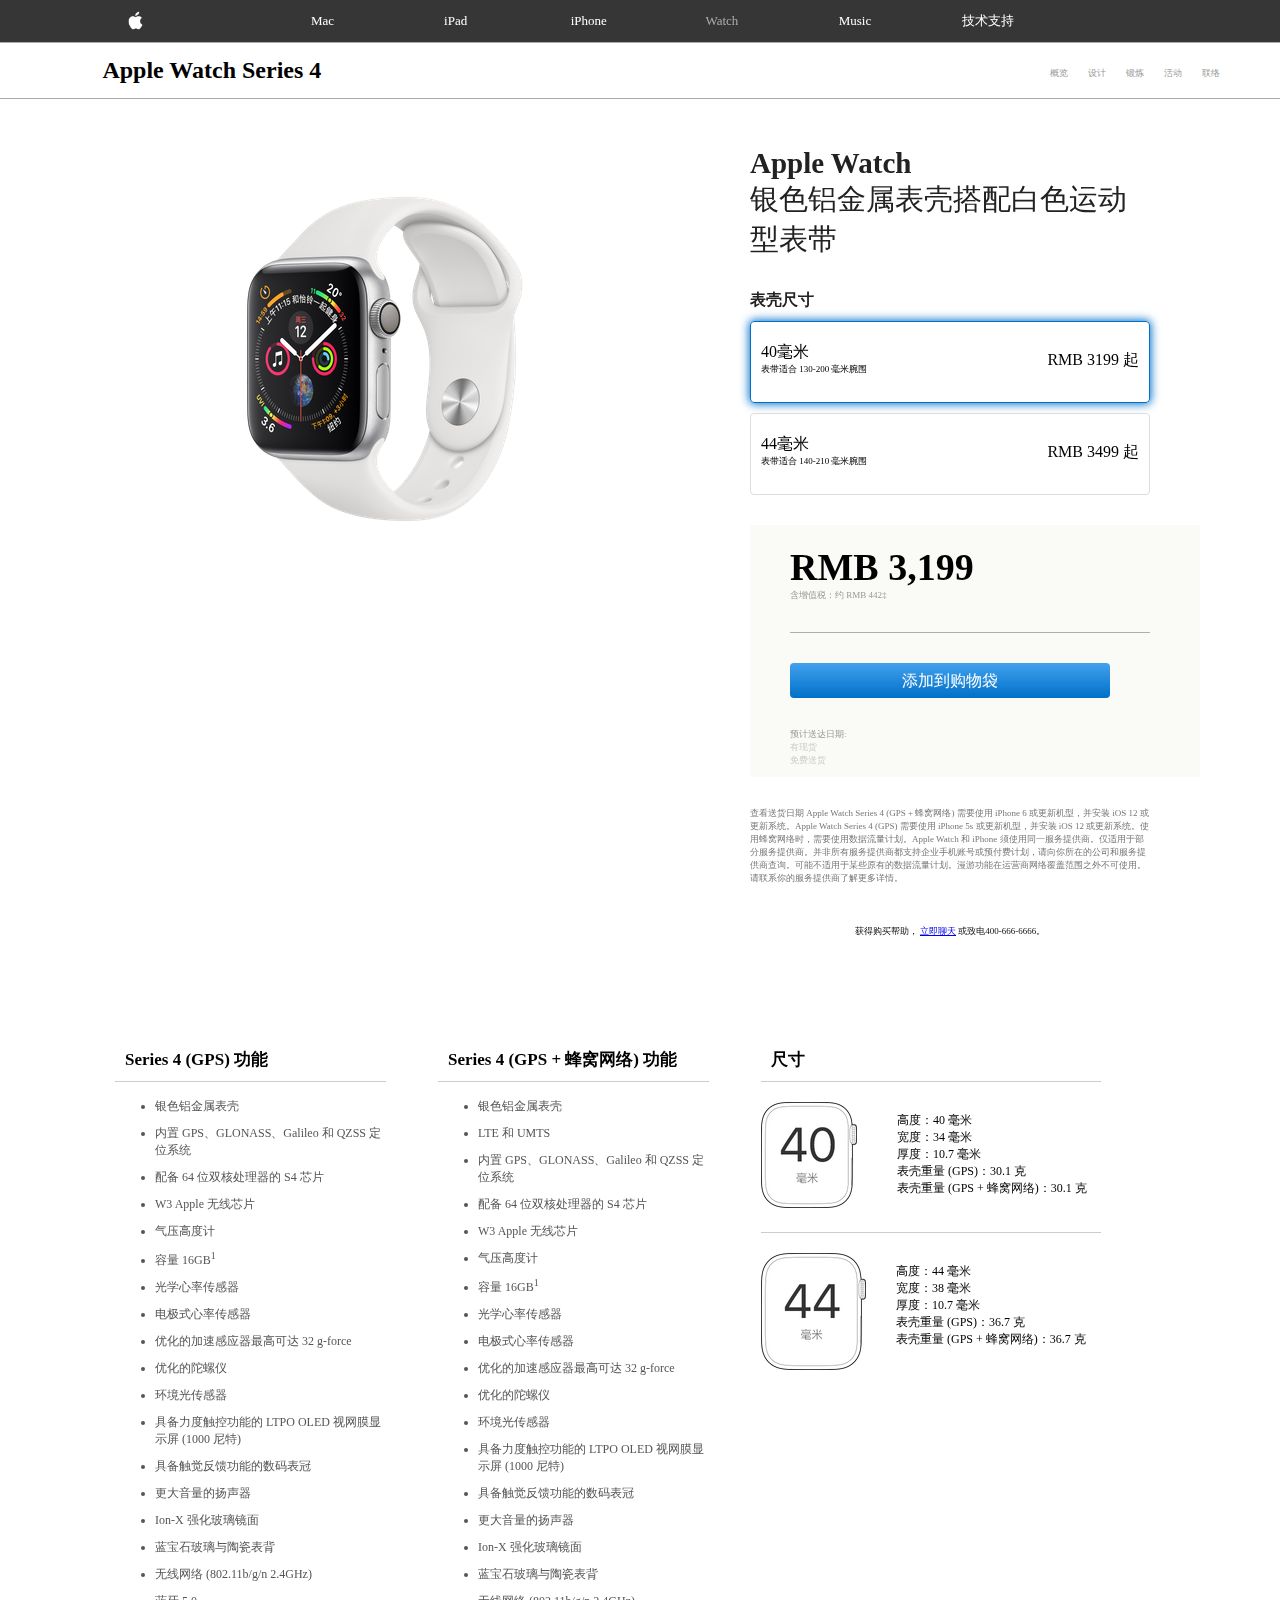
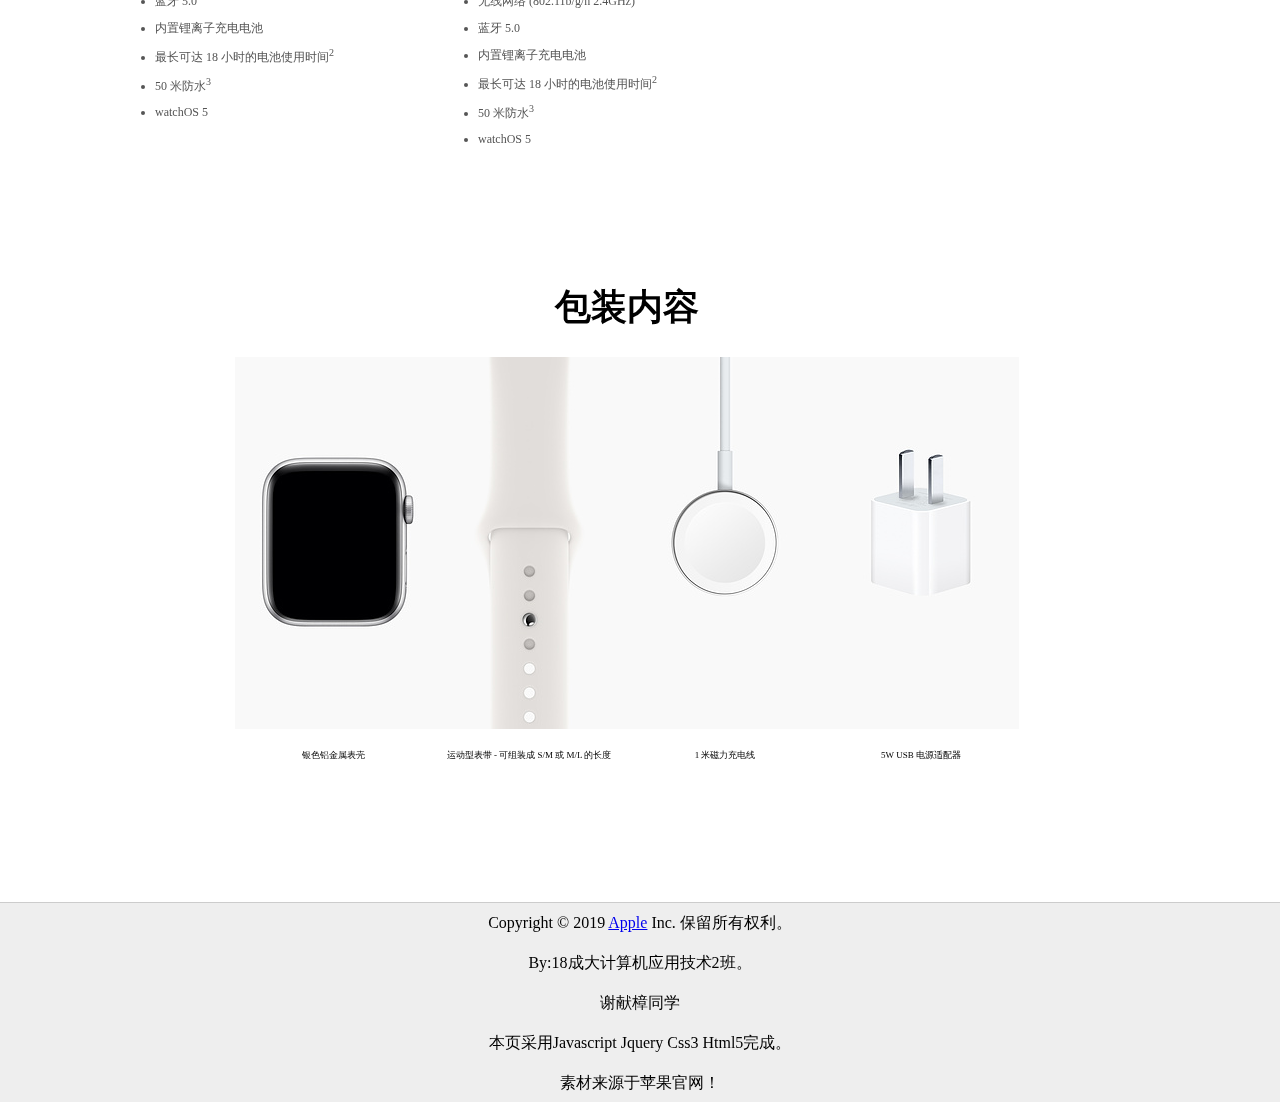
<file: apple Watch/index.html>
<html>
<head>
<meta http-equiv="content-type" content="text/html;charset=utf-8">
<title>Apple Watch - 银色铝金属表</title>
<script src="js/jquery-3.3.1.min.js" type="text/javascript"></script>
<link rel="stylesheet" type="text/css" href="css/style.css"></link>
<link rel="icon" href="images/favicon.ico" type="image/x-icon"/>
<link rel="stylesheet" href="css/load.css" type="text/css">
</head>
<body>
	<nav class="nav_top">
		<div class="nav_logo" title="Apple"></div>
		<div class="N_list">
			<div class="nav_list" style="animation: FadeUp2 1s;"><a class="nav_a" href="#">Mac</a></div>
			<div class="nav_list" style="animation: FadeUp2 1.2s;"><a class="nav_a" href="#">iPad</a></div>
			<div class="nav_list" style="animation: FadeUp2 1.4s;"><a class="nav_a" href="#">iPhone</a></div>
			<div class="nav_list" style="animation: FadeUp2 1.6s;"><a class="nav_a nav_select" href="#">Watch</a></div>
			<div class="nav_list" style="animation: FadeUp2 1.8s;"><a class="nav_a" href="#">Music</a></div>
			<div class="nav_list" style="animation: FadeUp2 2s;"><a class="nav_a" href="#">技术支持</a></div>
		</div>
	</nav>
	<div class="lock_nav">
		<div class="shop_title">Apple Watch Series 4</div>
		<div class="shop_link">
			<div class="shop_list"><a class="shop_a" href="#">概览</a></div>
			<div class="shop_list"><a class="shop_a" href="#">设计</a></div>
			<div class="shop_list"><a class="shop_a" href="#">锻炼</a></div>
			<div class="shop_list"><a class="shop_a" href="#">活动</a></div>
			<div class="shop_list"><a class="shop_a" href="#">联络</a></div>
		</div>
	</div>
	<div class="list_body">
		<div class="Tbody">
		<div class="list_image"><img id="shop_img" src="images/40-alu-silver-sport-white-nc-s4-1up_GEO_CN.png"></div>
		<div class="shop_more">
			<div class="s_title">Apple Watch</div>
			<div class="s_title" style="font-weight:200">银色铝金属表壳搭配白色运动型表带</div>
			<div class="shop_select_t">表壳尺寸</div>
			<div class="buy_select_btn buy_check" value="1">
				<label><div style="cursor:pointer;padding-left:10px;padding-top:20px;">40毫米<br><span style="font-size:9px">表带适合 130-200 毫米腕围</span></div></label>
				<label><div style="cursor:pointer;float:right;margin-top:-26px;padding-right:10px;">RMB 3199 起</div></label>
			</div>
			<div class="buy_select_btn" value="2">
				<label><div style="cursor:pointer;padding-left:10px;padding-top:20px;">44毫米<br><span style="font-size:9px">表带适合 140-210 毫米腕围</span></div></label>
				<label><div style="cursor:pointer;float:right;margin-top:-26px;padding-right:10px;">RMB 3499 起</div></label>
			</div>
			<div class="buy_price"><span style="margin-top:30px;font-size:38px;font-weight:bold">RMB <label id="L-price">3,199</label></span><br>
			<span style="font-size:9px;color:#999">含增值税：约 RMB <label id="s-price">442‡</label></span>
			<div style="margin-top:30px;width:90%;background:rgba(0,0,0,.3);height:1px;"></div>
			<div class="buy_btn">添加到购物袋</div>
			<div style="margin-top:30px;font-size:9px;color:#999">预计送达日期:</label></div>
			<div style="font-size:9px;color:#ccc">有现货</label></div>
			<div style="font-size:9px;color:#ccc">免费送货</label><br><br></div>
			</div>
			<div style="margin-top:30px;font-size:9px;color:#777">查看送货日期
Apple Watch Series 4 (GPS + 蜂窝网络) 需要使用 iPhone 6 或更新机型，并安装 iOS 12 或更新系统。Apple Watch Series 4 (GPS) 需要使用 iPhone 5s 或更新机型，并安装 iOS 12 或更新系统。使用蜂窝网络时，需要使用数据流量计划。Apple Watch 和 iPhone 须使用同一服务提供商。仅适用于部分服务提供商。并非所有服务提供商都支持企业手机账号或预付费计划，请向你所在的公司和服务提供商查询。可能不适用于某些原有的数据流量计划。漫游功能在运营商网络覆盖范围之外不可使用。请联系你的服务提供商了解更多详情。</label></div>
			<div style="margin-top:40px;text-align:center;font-size:9px;color:#111">获得购买帮助，  <a href="#">立即聊天</a> 或致电400-666-6666。</label></div>
		</div>
		</div>
		
		
		
		<div class="list_main">
		
		<div class="list_float">
			<div class="list_title">Series 4 (GPS) 功能</div>
			<div style="width:100%;height:1px;background:#ccc"> </div>
			<ul class="techspecs-list">
				<li>银色铝金属表壳</li>
				<li>内置 GPS、GLONASS、Galileo 和 QZSS 定位系统</li>
				<li>配备 64 位双核处理器的 S4 芯片</li>
				<li>W3 Apple 无线芯片</li>
				<li>气压高度计</li>
				<li>容量 16GB<sup>1</sup></li>
				<li>光学心率传感器</li>
				<li>电极式心率传感器</li>
				<li>优化的加速感应器最高可达 32 g-force</li>             <li>优化的陀螺仪</li>
				<li>环境光传感器</li>
				<li>具备力度触控功能的 LTPO OLED 视网膜显示屏 (1000 尼特)</li>
				<li>具备触觉反馈功能的数码表冠</li>
				<li>更大音量的扬声器</li>
				<li>Ion-X 强化玻璃镜面</li>
				<li>蓝宝石玻璃与陶瓷表背</li>  
				<li>无线网络 (802.11b/g/n 2.4GHz)</li>
				<li>蓝牙 5.0</li>
				<li>内置锂离子充电电池</li>
				<li>最长可达 18 小时的电池使用时间<sup>2</sup></li>
				<li>50 米防水<sup>3</sup></li>
				<li>watchOS 5</li>
			</ul>
		</div>
		<div class="list_float">
			<div class="list_title">Series 4 (GPS + 蜂窝网络) 功能</div>
			<div style="width:100%;height:1px;background:#ccc"> </div>
			<ul class="techspecs-list">
				<li>银色铝金属表壳</li>
				<li>LTE 和 UMTS</li>
				<li>内置 GPS、GLONASS、Galileo 和 QZSS 定位系统</li>
				<li>配备 64 位双核处理器的 S4 芯片</li>
				<li>W3 Apple 无线芯片</li>
				<li>气压高度计</li>
				<li>容量 16GB<sup>1</sup></li>
				<li>光学心率传感器</li>
				<li>电极式心率传感器</li>
				<li>优化的加速感应器最高可达 32 g-force</li>
				<li>优化的陀螺仪</li>
				<li>环境光传感器</li>
				<li>具备力度触控功能的 LTPO OLED 视网膜显示屏 (1000 尼特)</li>
				<li>具备触觉反馈功能的数码表冠</li>
				<li>更大音量的扬声器</li>
				<li>Ion-X 强化玻璃镜面</li>
				<li>蓝宝石玻璃与陶瓷表背</li>
				<li>无线网络 (802.11b/g/n 2.4GHz)</li>
				<li>蓝牙 5.0</li>
				<li>内置锂离子充电电池</li>
				<li>最长可达 18 小时的电池使用时间<sup>2</sup></li>
				<li>50 米防水<sup>3</sup></li>
				<li>watchOS 5</li>
			</ul>
		</div>
		<div class="list_float" style="width:340px;">
			<div class="list_title">尺寸</div>
			<div style="width:100%;height:1px;background:#ccc"> </div>
			<img class="img_st" src="images/watch-spec-dim-40-201809_GEO_CN.png" />
			
			<ul class="techspecs-list-right">
				<li>高度：40 毫米</li>
				<li>宽度：34 毫米</li>
				<li>厚度：10.7 毫米</li>
				<li>表壳重量 (GPS)：30.1 克</li>
				<li>表壳重量 (GPS + 蜂窝网络)：30.1 克</li>
			</ul>
			<div style="margin-top:150px;width:100%;height:1px;background:#ccc"> </div>
			<img class="img_st" src="images/watch-spec-dim-44-201809_GEO_CN.png" />
			
			<ul class="techspecs-list-44">
				<li>高度：44 毫米</li>
				<li>宽度：38 毫米</li>
				<li>厚度：10.7 毫米</li>
				<li>表壳重量 (GPS)：36.7 克</li>
				<li>表壳重量 (GPS + 蜂窝网络)：36.7 克</li>
			</ul>
		</div>
		
			<div class="pack_list">
				<div style="margin-bottom:25px;"><span style="font-size:36px;font-weight:bold">包装内容</span></div>
				
				<div class="pack_img">
					<img src="images/44-aluminum-silver-case.jpg" />
					<div class="pack_title">银色铝金属表壳</div>
				</div>
				
				<div class="pack_img">
					<img src="images/44-alu-silver-sport-white-band.jpg" />
					<div class="pack_title">运动型表带 - 可组装成 S/M 或 M/L 的长度</div>
				</div>
				
				<div class="pack_img">
					<img src="images/watch-witb-charger-201809.jpg" />
					<div class="pack_title">1 米磁力充电线</div>
				</div>
				
				<div class="pack_img">
					<img src="images/watch-witb-plug-201809_GEO_CN.jpg" />
					<div class="pack_title">5W USB 电源适配器</div>
				</div>
			</div>
		
		</div>
		<div class="footer">
		<div style="width:100%;height:1px;background:#ccc"> </div>
		Copyright © 2019 <a href="https://www.apple.com/cn/">Apple</a> Inc. 保留所有权利。<br>By:18成大计算机应用技术2班。<br>谢献樟同学<br>本页采用Javascript Jquery Css3 Html5完成。<br>素材来源于苹果官网！
		</div>
	</div>
		<div id="loading" class="load-ing">
			<div class="juhua-loading" style="top:80%">
				<div class="jh-circle1 jh-circle-ios"></div>
				<div class="jh-circle2 jh-circle-ios"></div>
				<div class="jh-circle3 jh-circle-ios"></div>
				<div class="jh-circle4 jh-circle-ios"></div>
				<div class="jh-circle5 jh-circle-ios"></div>
				<div class="jh-circle6 jh-circle-ios"></div>
				<div class="jh-circle7 jh-circle-ios"></div>
				<div class="jh-circle8 jh-circle-ios"></div>
				<div class="jh-circle9 jh-circle-ios"></div>
				<div class="jh-circle10 jh-circle-ios"></div>
				<div class="jh-circle11 jh-circle-ios"></div>
				<div class="jh-circle12 jh-circle-ios"></div>
			</div>
	</div>
</body>





<script src="js/scroll.js" type="text/javascript"></script>
</html>
</file>
<file: apple Watch/css/style.css>
body{
	margin:0;
	padding:0;
	font-family:微软雅黑;
	}
	::-webkit-scrollbar{
		width:5px;
		display:block;
	}
	::-webkit-scrollbar-thumb{
		background: #555;
	}
	@keyframes FadeUp{
		0%{transform:translateY(20%);opacity:0}
		100%{transfrom:translatY(0%);opacity:1}
		
	}
	@keyframes FadeUp2{
		0%{transform:translateY(20px);opacity:0}
		100%{transfrom:translatY(0px);opacity:1}
		
	}
.nav_top{
	transition-duration: .4s;
	user-select:none;
	-webkit-user-select:none;
	background:rgba(0,0,0,.79);
	width:100%;
	height:43px;
	position:fixed;
}
.nav_logo{
	transition-duration: .4s;
	background:url(../images/apple.png) 100% no-repeat;
	background-size:100%;
	width:15px;
	height:42px;
	left:10%;
	position:relative;
	float:left;
	filter:brightness(130%);
}
.nav_logo:hover{
	filter:brightness(90%);
	
}
.N_list{
	float:right;
	width:80%;
}
.nav_a{
	padding:20px;
	transition-duration: .4s;
	color:#fff;
	text-decoration:none;
}
.nav_a:hover{
	color:#aaa;
	text-decoration:none;
}
.nav_list{
	cursor:pointer;
	font-size:13px;
	text-align:center;
	width:13%;
	float:left;
	color:#fff;
	height:42px;
	line-height:42px;
}
.nav_select{
	color:#aaa;
}
.lock_nav{
	animation: FadeUp 1.2s;
	user-select:none;
	-webkit-user-select:none;
	top:42px;
	width:100%;
	height:55px;
	border-top:1px solid #aaa;
	border-bottom:1px solid #aaa;
	position:absolute;
	background:rgba(255,255,255,1);
}
.shop_title{
	float:left;
	margin-left:8%;
	width:auto;
	height:60px;
	line-height:55px;
	font-weight:bold;
	font-size:24px;
}
.shop_link{
	float:right;
	width:auto;
	height:55px;
	padding-right:50px;
}
.shop_a{
	padding:10px;
	transition-duration: .4s;
	color:#999;
	text-decoration:none;
	line-height:60px;
	font-size:9px;
}
.shop_a:hover{
	color:#0000ff;
}
.shop_list{
	float:left;
}
.lock_fixed{position:fixed;z-index:9999;top:0px;}
.list_body{
	width:100%;
	height:1900px;
	position:absolute;
	margin-top:97px;
	}
.list_image{
	animation: FadeUp 1.2s;
	float:left;
	position: fixed;
	top:0px;
	margin-top:60px;
	width:470px;
	height:555px;
	margin-left:0px;
}
.s_title{
	color:#222;
	font-size:29px;
	font-weight:bold;
	}
.shop_more{
	animation: FadeUp 1s;
	padding-top:50px;
	width:400px;
	margin-left:600px;
	height:auto;
	position:relative;
	}
.shop_select_t{
	color:#222;
	font-size:16px;
	font-weight:bold;
	padding-top:30px;
}
.buy_select_btn{
	cursor:pointer;
	user-select:none;
	-webkit-user-select:none;
	animation: FadeUp 1.5s;
	transition-duration: .2s;
	margin-top:10px;
	border:1px solid #ddd;
	border-radius:4px;
	height:80px;
}
.buy_select_btn:hover{
	margin-top:10px;
	border:1px solid #111;
	border-radius:4px;
	height:80px;
}
.buy_check{
	transition-duration: .4s;
	box-shadow:0 0 10px 1px #0070c9;
	border:1px solid #0070c9;
}
.buy_price{
	margin-top:30px;
	padding-top:20px;
	padding-left:40px;
	padding-right:10px;
	width:100%;
	height:auto;
	background:#fafaf7;
}
.buy_btn{
	color:#fff;
	text-align:center;
	line-height:35px;
	margin-top:30px;
	border-radius:4px;
	transition-duration: .1s;
	width:80%;
	height:35px;
	background:linear-gradient(#42a1ec,#0070c9);
}
.buy_btn:hover{
	filter:brightness(110%);
}
.buy_btn:active{
	filter:brightness(90%);
}
.list_main{
	margin:auto;
	width:1050px;
	height:100px;
	margin-top:100px;
}
.list_float{
	width:271px;
	overflow:hidden;
	float:left;
	margin-right:52px;
}
.list_title{
	margin:10px;
	font-size:17px;
	font-weight:bold;
}
.techspecs-list li{
	font-size:12px;
	color:#555;
	margin-top:10px;
}
.img_st{
	float:left;
	margin-top:20px;
	margin-bottom:20px;
}
.techspecs-list-right{
	list-style:none;
	margin-left:0px;
	float:left;
	font-size:12px;
	color:#000;
	margin-top:30px;
	line-height:17px;
}
.techspecs-list-44{
	list-style:none;
	margin-left:-10px;
	float:left;
	font-size:12px;
	color:#000;
	margin-top:30px;
	line-height:17px;
}
.pack_list{
	float:left;
	width:auto;
	margin:120px auto;
	margin-left:120px;
	height:auto;
	text-align:center;
}
.pack_img{
	float:left;
	width:196px;
	height:auto;
}
.pack_title{
	margin-top:20px;
	margin-bottom:20px;
	font-size:9px;
}
.Tbody{
	width:980px;
	margin:auto;
}
.footer{
	background:#eee;
	width:100%;
	height:200px;
	line-height:40px;
	text-align:center;
	float:left;
}
.load-ing{
	animation:FadeUp 1s;
	display:none;
	width:60px;
	height:60px;
	border-radius:10px;
	text-align:center;
	line-height:150px;
	position:fixed;
	background:rgba(0,0,0,.8);
	left:50%;
	top:50%;
	margin-left:-30px;
	margin-top:-30px;
}
</file>
<file: apple Watch/css/load.css>
.juhua-loading {
    position: relative;
    margin: -32px auto;
    width: 30px;
    height: 30px;
    transform:scale(1);
}

.juhua-loading .jh-circle-ios {
    position: absolute;
    left: 0;
    top: 0;
    width: 100%;
    height: 100%;
}

.juhua-loading .jh-circle-ios:before {
    content: '';
    display: block;
    margin: 5% auto;
    width: 5.5%;
    height: 25%;
    background-color: #999;
    -webkit-animation: jh-circleFadeDelay-ios 1.2s infinite ease-in-out both;
    animation: jh-circleFadeDelay-ios 1.2s infinite ease-in-out both;
}

.juhua-loading .jh-circle2 {
    -webkit-transform: rotate(30deg);
    -ms-transform: rotate(30deg);
    transform: rotate(30deg);
}

.juhua-loading .jh-circle3 {
    -webkit-transform: rotate(60deg);
    -ms-transform: rotate(60deg);
    transform: rotate(60deg);
}

.juhua-loading .jh-circle4 {
    -webkit-transform: rotate(90deg);
    -ms-transform: rotate(90deg);
    transform: rotate(90deg);
}

.juhua-loading .jh-circle5 {
    -webkit-transform: rotate(120deg);
    -ms-transform: rotate(120deg);
    transform: rotate(120deg);
}

.juhua-loading .jh-circle6 {
    -webkit-transform: rotate(150deg);
    -ms-transform: rotate(150deg);
    transform: rotate(150deg);
}

.juhua-loading .jh-circle7 {
    -webkit-transform: rotate(180deg);
    -ms-transform: rotate(180deg);
    transform: rotate(180deg);
}

.juhua-loading .jh-circle8 {
    -webkit-transform: rotate(210deg);
    -ms-transform: rotate(210deg);
    transform: rotate(210deg);
}

.juhua-loading .jh-circle9 {
    -webkit-transform: rotate(240deg);
    -ms-transform: rotate(240deg);
    transform: rotate(240deg);
}

.juhua-loading .jh-circle10 {
    -webkit-transform: rotate(270deg);
    -ms-transform: rotate(270deg);
    transform: rotate(270deg);
}

.juhua-loading .jh-circle11 {
    -webkit-transform: rotate(300deg);
    -ms-transform: rotate(300deg);
    transform: rotate(300deg);
}

.juhua-loading .jh-circle12 {
    -webkit-transform: rotate(330deg);
    -ms-transform: rotate(330deg);
    transform: rotate(330deg);
}

.juhua-loading .jh-circle2:before {
    -webkit-animation-delay: -1.1s;
    animation-delay: -1.1s;
}

.juhua-loading .jh-circle3:before {
    -webkit-animation-delay: -1s;
    animation-delay: -1s;
}

.juhua-loading .jh-circle4:before {
    -webkit-animation-delay: -0.9s;
    animation-delay: -0.9s;
}

.juhua-loading .jh-circle5:before {
    -webkit-animation-delay: -0.8s;
    animation-delay: -0.8s;
}

.juhua-loading .jh-circle6:before {
    -webkit-animation-delay: -0.7s;
    animation-delay: -0.7s;
}

.juhua-loading .jh-circle7:before {
    -webkit-animation-delay: -0.6s;
    animation-delay: -0.6s;
}

.juhua-loading .jh-circle8:before {
    -webkit-animation-delay: -0.5s;
    animation-delay: -0.5s;
}

.juhua-loading .jh-circle9:before {
    -webkit-animation-delay: -0.4s;
    animation-delay: -0.4s;
}

.juhua-loading .jh-circle10:before {
    -webkit-animation-delay: -0.3s;
    animation-delay: -0.3s;
}

.juhua-loading .jh-circle11:before {
    -webkit-animation-delay: -0.2s;
    animation-delay: -0.2s;
}

.juhua-loading .jh-circle12:before {
    -webkit-animation-delay: -0.1s;
    animation-delay: -0.1s;
}

@-webkit-keyframes jh-circleFadeDelay-ios {
    0%,
    39%,
    100% {
        opacity: .3;
    }
    40% {
        opacity: 1;
    }
}

@keyframes jh-circleFadeDelay-ios {
    0%,
    39%,
    100% {
        opacity: .3;
    }
    40% {
        opacity: 1;
    }
}
</file>
